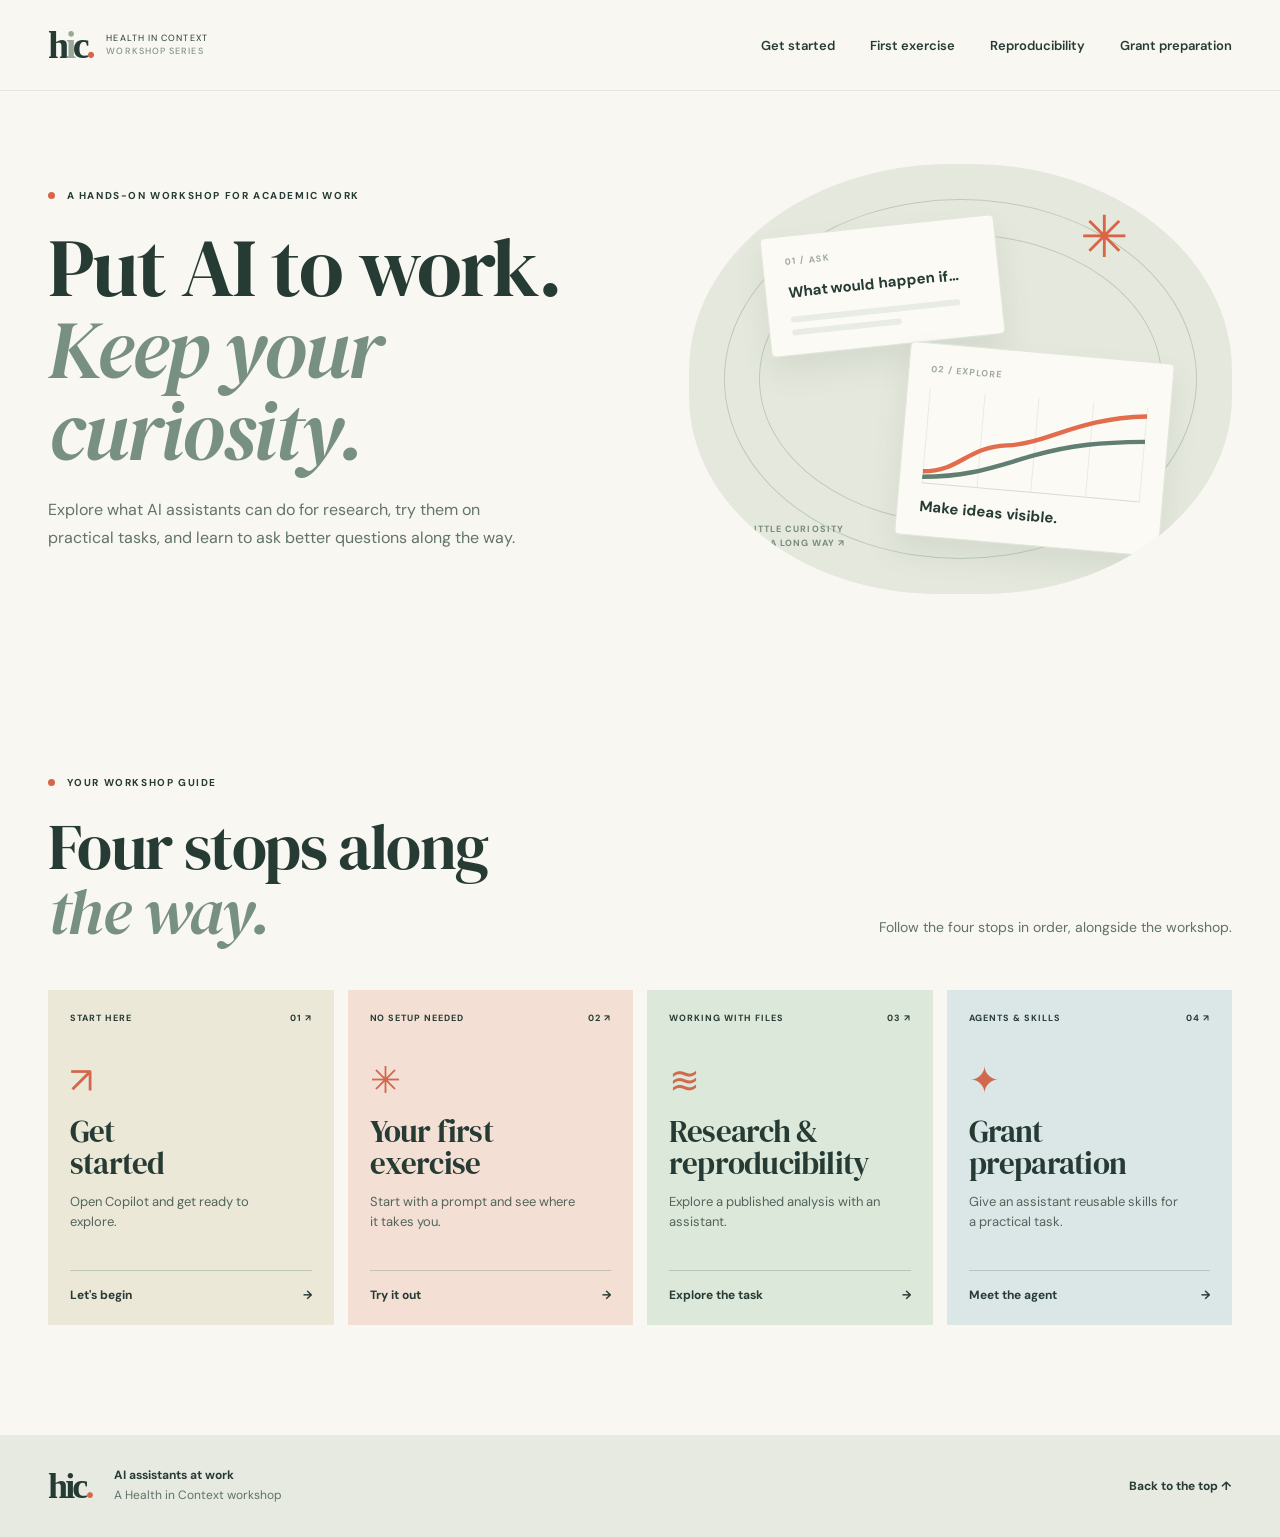
<file: docs/index.html>
<!doctype html>
<html lang="en">
<head>
  <meta charset="utf-8">
  <meta name="viewport" content="width=device-width, initial-scale=1">
  <meta name="description" content="A hands-on workshop on using AI assistants in academic work.">
  <title>AI assistants at work · Health in Context</title>
  <link rel="stylesheet" href="style.css">
  <script src="script.js" defer></script>
</head>
<body>
  <header class="topbar"><a class="brand" href="#top"><span class="brand-mark">h<span>i</span>c<span class="brand-dot">.</span></span><span>HEALTH IN CONTEXT<br><b>WORKSHOP SERIES</b></span></a><nav aria-label="Workshop navigation"><a href="start.html">Get started</a><a href="first-exercise.html">First exercise</a><a href="reproducibility.html">Reproducibility</a><a href="grant.html">Grant preparation</a></nav></header>
  <main id="top">
    <section class="hero wrap"><div class="hero-copy"><p class="eyebrow"><span class="status-dot"></span> A HANDS-ON WORKSHOP FOR ACADEMIC WORK</p><h1>Put AI to work.<br><em>Keep your curiosity.</em></h1><p class="hero-description">Explore what AI assistants can do for research, try them on practical tasks, and learn to ask better questions along the way.</p></div><div class="hero-art" aria-hidden="true"><div class="art-orbit orbit-one"></div><div class="art-orbit orbit-two"></div><div class="art-card card-top"><span>01 / ASK</span><b>What would happen if…</b><div class="art-line"></div><div class="art-line short"></div></div><div class="art-card card-bottom"><span>02 / EXPLORE</span><div class="mini-chart"><i></i><i></i><i></i><i></i><i></i><svg viewBox="0 0 200 85" preserveAspectRatio="none"><path d="M0 75 C35 72 37 50 75 45 S135 15 200 8" fill="none" stroke="#e36c4d" stroke-width="4"/><path d="M0 80 C45 76 65 65 100 52 S160 35 200 31" fill="none" stroke="#607e72" stroke-width="4"/></svg></div><b>Make ideas visible.</b></div><span class="art-spark">✳</span><span class="art-caption">A LITTLE CURIOSITY<br>GOES A LONG WAY ↗</span></div></section>
    <section id="exercises" class="wrap exercises"><div class="section-heading"><div><p class="eyebrow"><span class="status-dot"></span> YOUR WORKSHOP GUIDE</p><h2>Four stops along<br><em>the way.</em></h2></div><p>Follow the four stops in order, alongside the workshop.</p></div><div class="cards">
      <a class="topic-card card-cream" href="start.html"><div class="card-meta"><span>START HERE</span><span>01 ↗</span></div><div class="card-icon">↗</div><h3>Get<br>started</h3><p>Open Copilot and get ready to explore.</p><span class="card-link">Let's begin <span>→</span></span></a>
      <a class="topic-card card-peach" href="first-exercise.html"><div class="card-meta"><span>NO SETUP NEEDED</span><span>02 ↗</span></div><div class="card-icon">✳</div><h3>Your first<br>exercise</h3><p>Start with a prompt and see where it takes you.</p><span class="card-link">Try it out <span>→</span></span></a>
      <a class="topic-card card-green" href="reproducibility.html"><div class="card-meta"><span>WORKING WITH FILES</span><span>03 ↗</span></div><div class="card-icon">≋</div><h3>Research &<br>reproducibility</h3><p>Explore a published analysis with an assistant.</p><span class="card-link">Explore the task <span>→</span></span></a>
      <a class="topic-card card-blue" href="grant.html"><div class="card-meta"><span>AGENTS & SKILLS</span><span>04 ↗</span></div><div class="card-icon">✦</div><h3>Grant<br>preparation</h3><p>Give an assistant reusable skills for a practical task.</p><span class="card-link">Meet the agent <span>→</span></span></a>
    </div></section>
  </main><footer><div class="wrap footer-inner"><span class="footer-brand">hic<span>.</span></span><p>AI assistants at work<br><span>A Health in Context workshop</span></p><a href="#top">Back to the top ↑</a></div></footer>
</body></html>
</file>
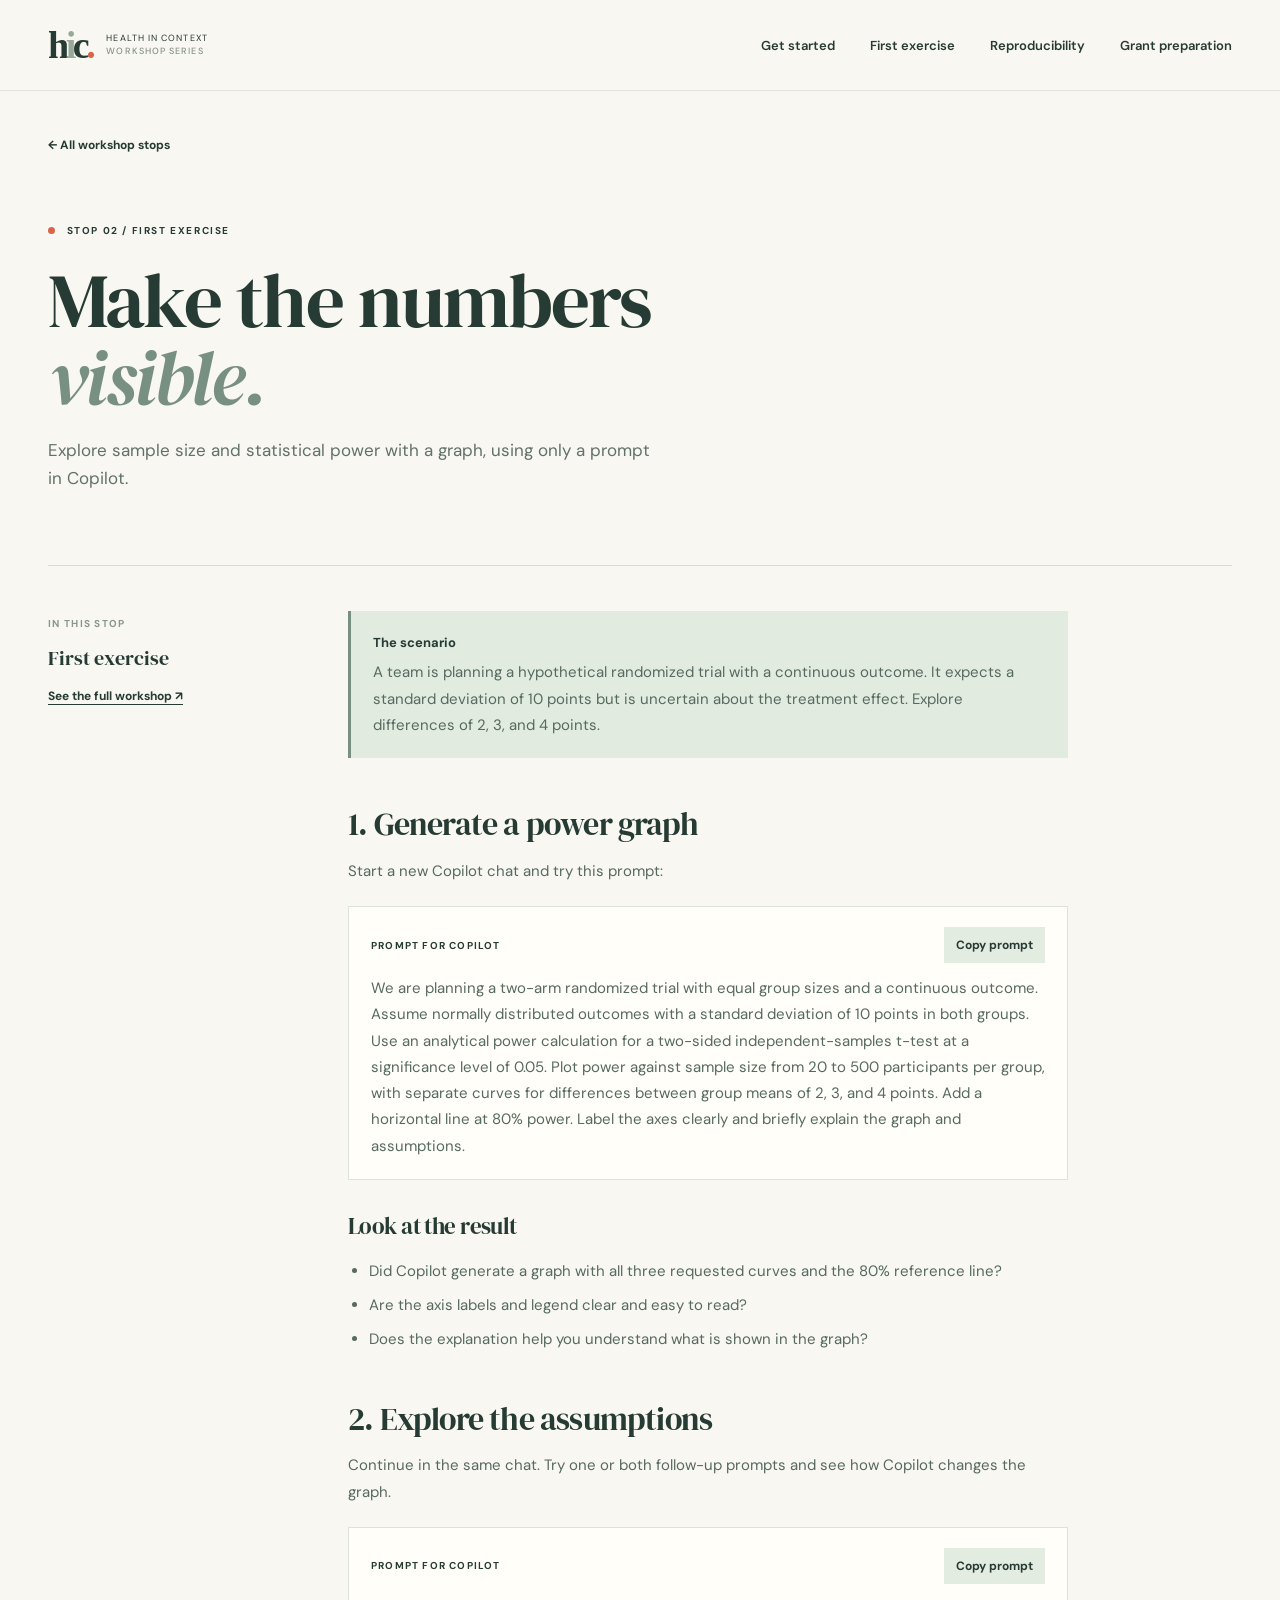
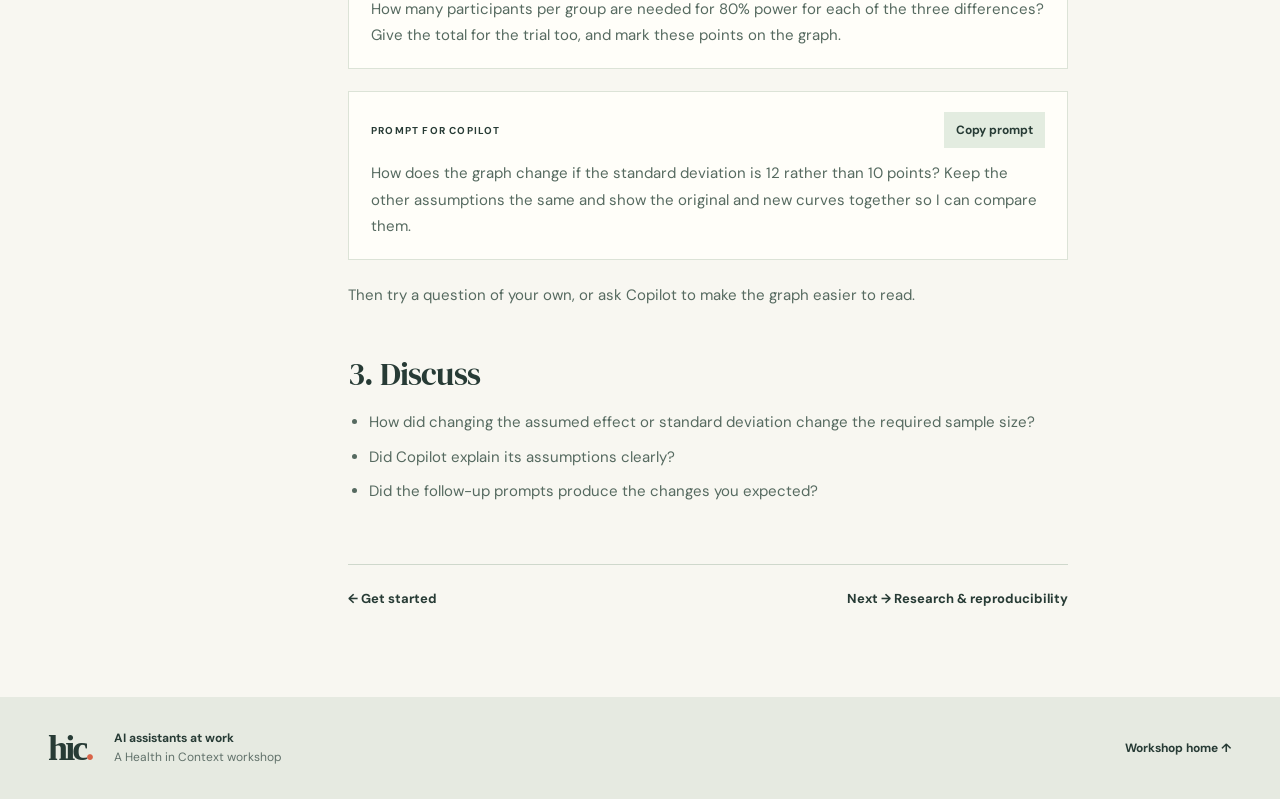
<file: docs/first-exercise.html>
<!doctype html><html lang="en"><head><meta charset="utf-8"><meta name="viewport" content="width=device-width, initial-scale=1"><title>First exercise · AI assistants at work</title><link rel="stylesheet" href="style.css"><script src="script.js" defer></script></head><body>
<header class="topbar"><a class="brand" href="index.html"><span class="brand-mark">h<span>i</span>c<span class="brand-dot">.</span></span><span>HEALTH IN CONTEXT<br><b>WORKSHOP SERIES</b></span></a><nav aria-label="Workshop navigation"><a href="start.html">Get started</a><a href="first-exercise.html">First exercise</a><a href="reproducibility.html">Reproducibility</a><a href="grant.html">Grant preparation</a></nav></header>
<main class="page-main wrap"><a class="back-link" href="index.html#exercises">← All workshop stops</a><div class="page-hero"><p class="eyebrow"><span class="status-dot"></span> STOP 02 / FIRST EXERCISE</p><h1>Make the numbers<br><em>visible.</em></h1><p>Explore sample size and statistical power with a graph, using only a prompt in Copilot.</p></div><div class="page-layout"><aside class="page-aside"><span>IN THIS STOP</span><p>First exercise</p><a href="index.html#exercises">See the full workshop ↗</a></aside><div class="page-content"><div class="tip"><strong>The scenario</strong><p>A team is planning a hypothetical randomized trial with a continuous outcome. It expects a standard deviation of 10 points but is uncertain about the treatment effect. Explore differences of 2, 3, and 4 points.</p></div><h2>1. Generate a power graph</h2><p>Start a new Copilot chat and try this prompt:</p><div class="prompt-box"><div class="prompt-head"><span>PROMPT FOR COPILOT</span><button type="button" class="copy-prompt">Copy prompt</button></div><p class="prompt-text">We are planning a two-arm randomized trial with equal group sizes and a continuous outcome. Assume normally distributed outcomes with a standard deviation of 10 points in both groups. Use an analytical power calculation for a two-sided independent-samples t-test at a significance level of 0.05. Plot power against sample size from 20 to 500 participants per group, with separate curves for differences between group means of 2, 3, and 4 points. Add a horizontal line at 80% power. Label the axes clearly and briefly explain the graph and assumptions.</p><span class="copy-status sr-only" aria-live="polite"></span></div><h3>Look at the result</h3><ul><li>Did Copilot generate a graph with all three requested curves and the 80% reference line?</li><li>Are the axis labels and legend clear and easy to read?</li><li>Does the explanation help you understand what is shown in the graph?</li></ul><h2>2. Explore the assumptions</h2><p>Continue in the same chat. Try one or both follow-up prompts and see how Copilot changes the graph.</p><div class="prompt-box"><div class="prompt-head"><span>PROMPT FOR COPILOT</span><button type="button" class="copy-prompt">Copy prompt</button></div><p class="prompt-text">How many participants per group are needed for 80% power for each of the three differences? Give the total for the trial too, and mark these points on the graph.</p><span class="copy-status sr-only" aria-live="polite"></span></div><div class="prompt-box"><div class="prompt-head"><span>PROMPT FOR COPILOT</span><button type="button" class="copy-prompt">Copy prompt</button></div><p class="prompt-text">How does the graph change if the standard deviation is 12 rather than 10 points? Keep the other assumptions the same and show the original and new curves together so I can compare them.</p><span class="copy-status sr-only" aria-live="polite"></span></div><p>Then try a question of your own, or ask Copilot to make the graph easier to read.</p><h2>3. Discuss</h2><ul><li>How did changing the assumed effect or standard deviation change the required sample size?</li><li>Did Copilot explain its assumptions clearly?</li><li>Did the follow-up prompts produce the changes you expected?</li></ul><nav class="page-navigation" aria-label="Workshop stops"><a href="start.html">← Get started</a><a href="reproducibility.html">Next → Research & reproducibility</a></nav></div></div></main><footer><div class="wrap footer-inner"><span class="footer-brand">hic<span>.</span></span><p>AI assistants at work<br><span>A Health in Context workshop</span></p><a href="index.html">Workshop home ↑</a></div></footer></body></html>
</file>
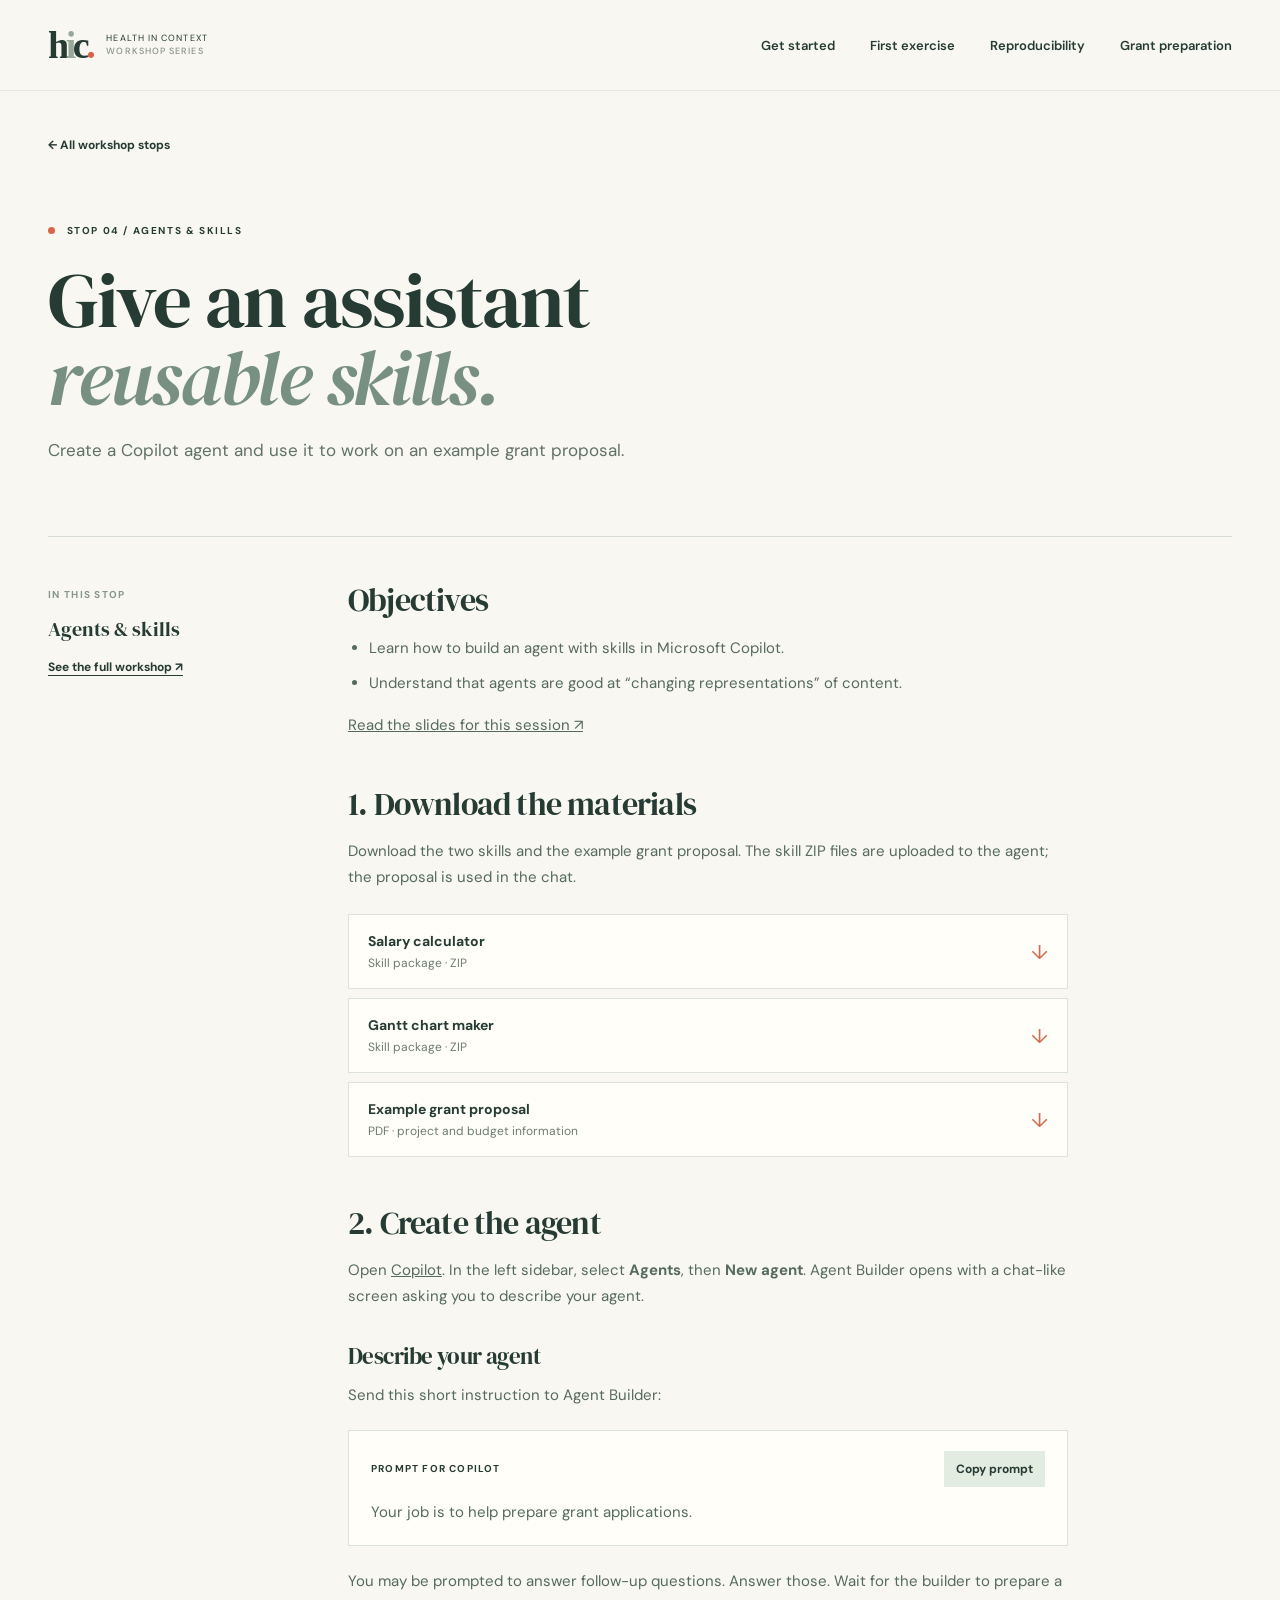
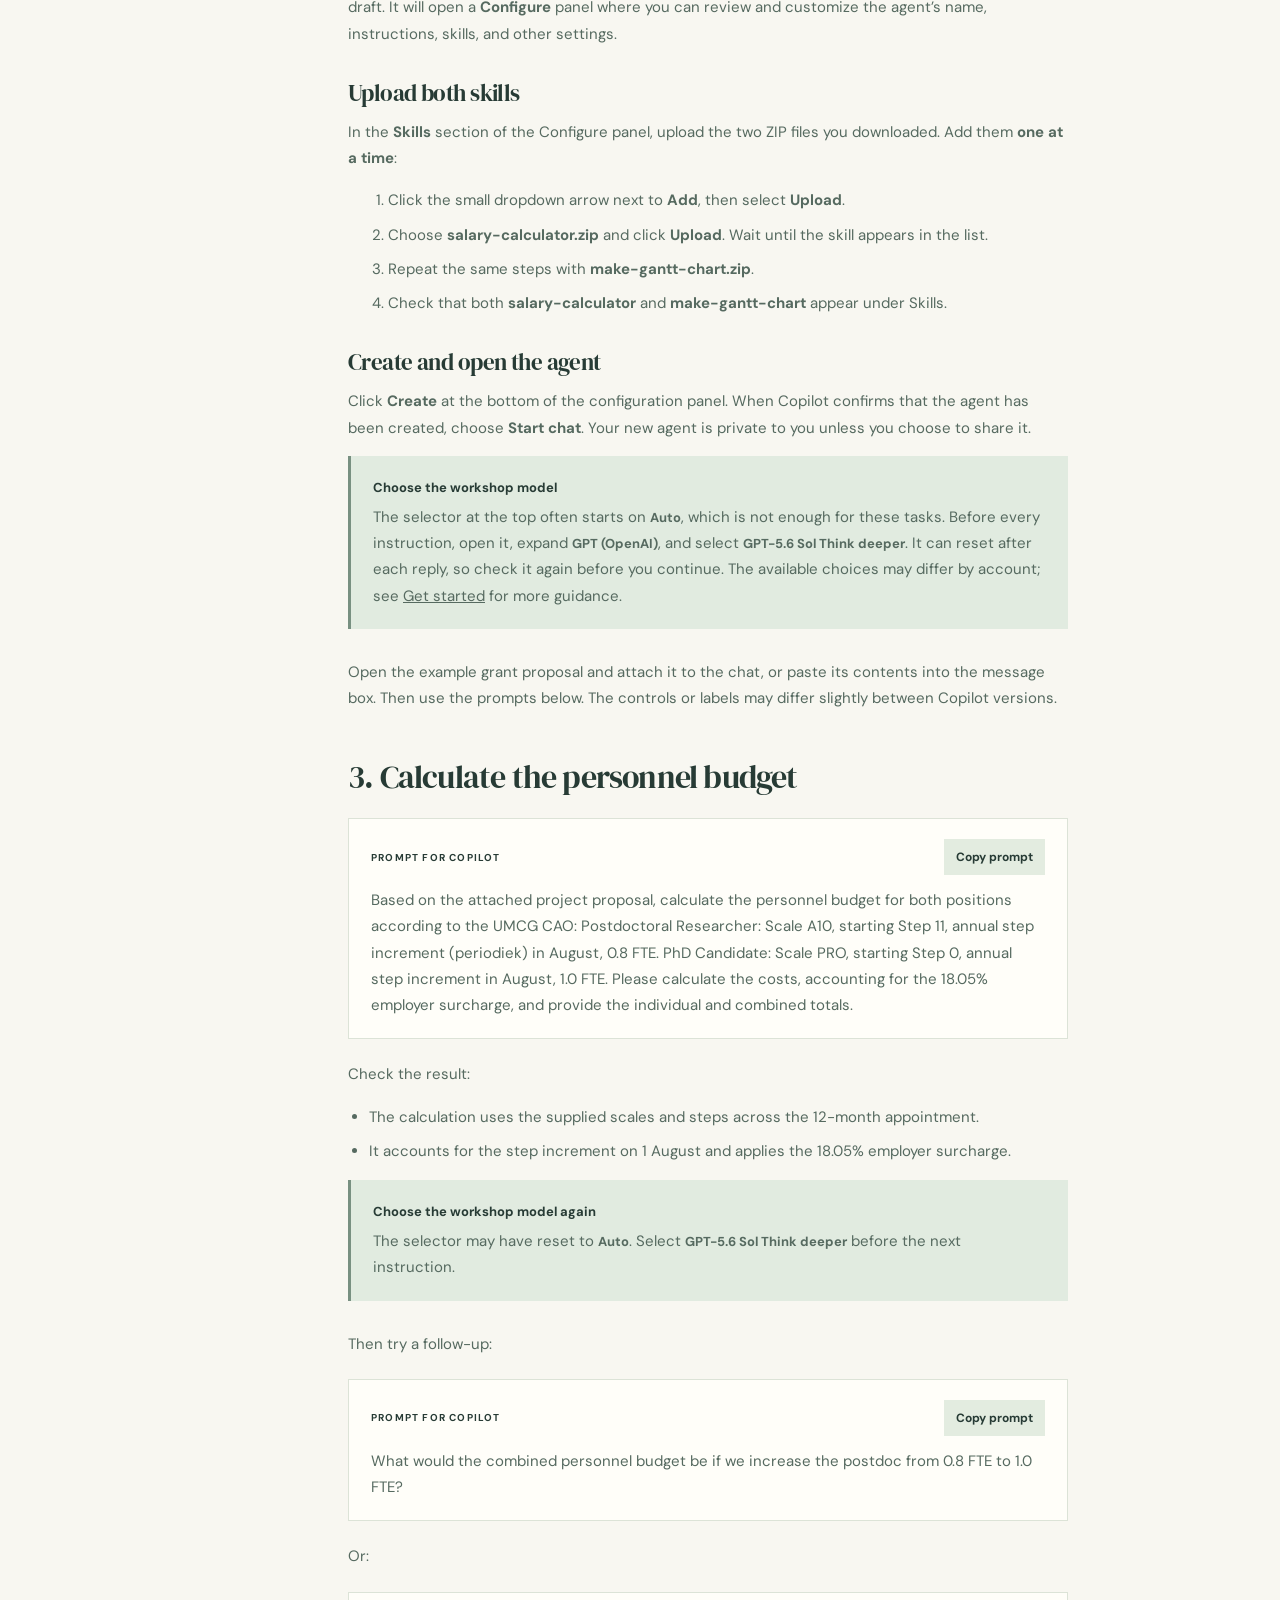
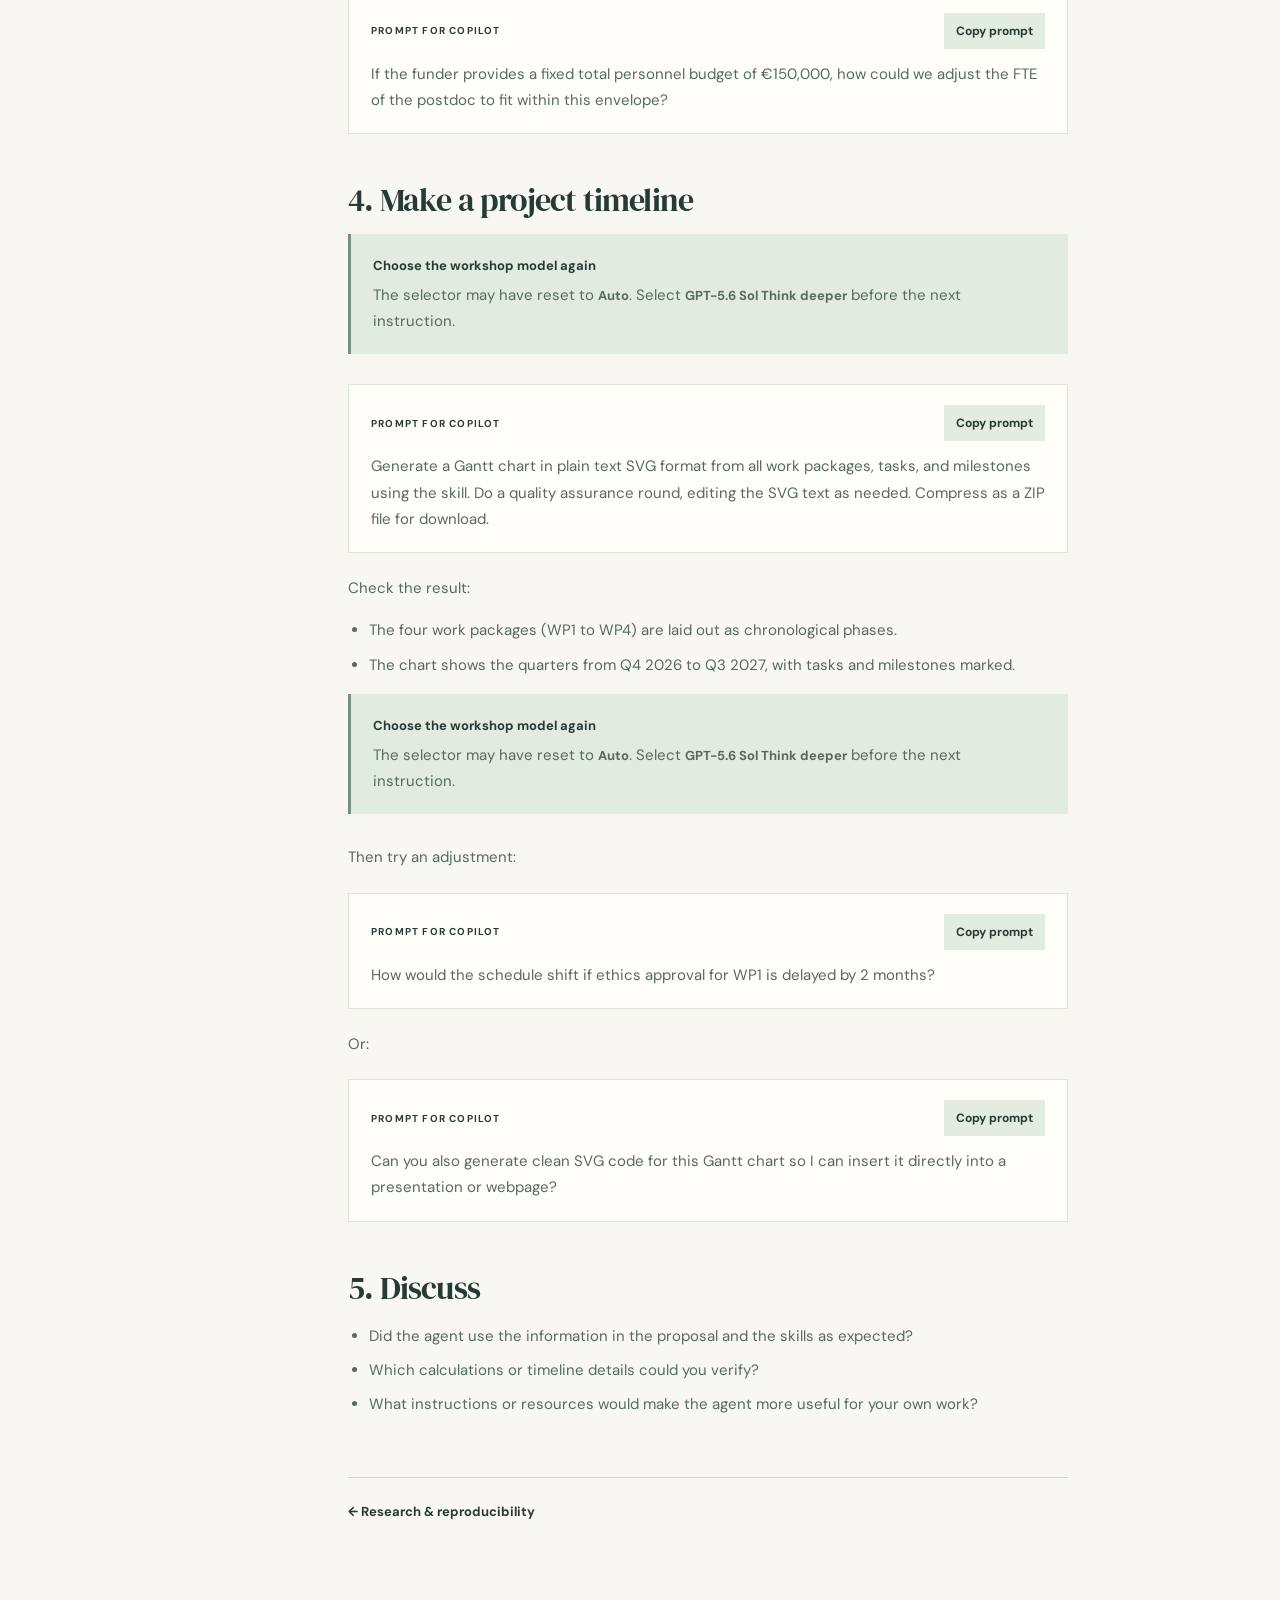
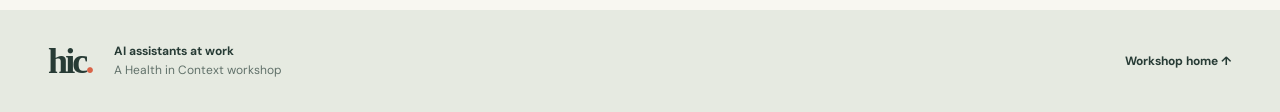
<file: docs/grant.html>
<!doctype html><html lang="en"><head><meta charset="utf-8"><meta name="viewport" content="width=device-width, initial-scale=1"><title>Agents &amp; skills · AI assistants at work</title><link rel="stylesheet" href="style.css"><script src="script.js" defer></script></head><body>
<header class="topbar"><a class="brand" href="index.html"><span class="brand-mark">h<span>i</span>c<span class="brand-dot">.</span></span><span>HEALTH IN CONTEXT<br><b>WORKSHOP SERIES</b></span></a><nav aria-label="Workshop navigation"><a href="start.html">Get started</a><a href="first-exercise.html">First exercise</a><a href="reproducibility.html">Reproducibility</a><a href="grant.html">Grant preparation</a></nav></header>
<main class="page-main wrap"><a class="back-link" href="index.html#exercises">← All workshop stops</a><div class="page-hero"><p class="eyebrow"><span class="status-dot"></span> STOP 04 / AGENTS &amp; SKILLS</p><h1>Give an assistant<br><em>reusable skills.</em></h1><p>Create a Copilot agent and use it to work on an example grant proposal.</p></div><div class="page-layout"><aside class="page-aside"><span>IN THIS STOP</span><p>Agents &amp; skills</p><a href="index.html#exercises">See the full workshop ↗</a></aside><div class="page-content"><h2>Objectives</h2><ul><li>Learn how to build an agent with skills in Microsoft Copilot.</li><li>Understand that agents are good at “changing representations” of content.</li></ul><p><a href="https://github.com/luntergroup/health-in-context-agents-workshop/blob/main/material/intro-slides/part_2_grants.pptx" target="_blank" rel="noopener noreferrer">Read the slides for this session ↗</a></p><h2>1. Download the materials</h2><p>Download the two skills and the example grant proposal. The skill ZIP files are uploaded to the agent; the proposal is used in the chat.</p><div class="downloads"><a class="download" href="downloads/salary-calculator.zip" download><span><strong>Salary calculator</strong><small>Skill package · ZIP</small></span><span aria-hidden="true">↓</span></a><a class="download" href="downloads/make-gantt-chart.zip" download><span><strong>Gantt chart maker</strong><small>Skill package · ZIP</small></span><span aria-hidden="true">↓</span></a><a class="download" href="https://github.com/luntergroup/health-in-context-agents-workshop/releases/latest/download/example_grant_proposal.pdf" target="_blank" rel="noopener noreferrer"><span><strong>Example grant proposal</strong><small>PDF · project and budget information</small></span><span aria-hidden="true">↓</span></a></div><h2>2. Create the agent</h2><p>Open <a href="https://m365.cloud.microsoft/chat" target="_blank" rel="noopener noreferrer">Copilot</a>. In the left sidebar, select <strong>Agents</strong>, then <strong>New agent</strong>. Agent Builder opens with a chat-like screen asking you to describe your agent.</p><h3>Describe your agent</h3><p>Send this short instruction to Agent Builder:</p><div class="prompt-box"><div class="prompt-head"><span>PROMPT FOR COPILOT</span><button type="button" class="copy-prompt">Copy prompt</button></div><p class="prompt-text">Your job is to help prepare grant applications.</p><span class="copy-status sr-only" aria-live="polite"></span></div><p>You may be prompted to answer follow-up questions. Answer those. Wait for the builder to prepare a draft. It will open a <strong>Configure</strong> panel where you can review and customize the agent’s name, instructions, skills, and other settings.</p><h3>Upload both skills</h3><p>In the <strong>Skills</strong> section of the Configure panel, upload the two ZIP files you downloaded. Add them <strong>one at a time</strong>:</p><ol><li>Click the small dropdown arrow next to <strong>Add</strong>, then select <strong>Upload</strong>.</li><li>Choose <strong>salary-calculator.zip</strong> and click <strong>Upload</strong>. Wait until the skill appears in the list.</li><li>Repeat the same steps with <strong>make-gantt-chart.zip</strong>.</li><li>Check that both <strong>salary-calculator</strong> and <strong>make-gantt-chart</strong> appear under Skills.</li></ol><h3>Create and open the agent</h3><p>Click <strong>Create</strong> at the bottom of the configuration panel. When Copilot confirms that the agent has been created, choose <strong>Start chat</strong>. Your new agent is private to you unless you choose to share it.</p><div class="tip"><strong>Choose the workshop model</strong><p>The selector at the top often starts on <strong>Auto</strong>, which is not enough for these tasks. Before every instruction, open it, expand <strong>GPT (OpenAI)</strong>, and select <strong>GPT-5.6 Sol Think deeper</strong>. It can reset after each reply, so check it again before you continue. The available choices may differ by account; see <a href="start.html">Get started</a> for more guidance.</p></div><p>Open the example grant proposal and attach it to the chat, or paste its contents into the message box. Then use the prompts below. The controls or labels may differ slightly between Copilot versions.</p><h2>3. Calculate the personnel budget</h2><div class="prompt-box"><div class="prompt-head"><span>PROMPT FOR COPILOT</span><button type="button" class="copy-prompt">Copy prompt</button></div><p class="prompt-text">Based on the attached project proposal, calculate the personnel budget for both positions according to the UMCG CAO: Postdoctoral Researcher: Scale A10, starting Step 11, annual step increment (periodiek) in August, 0.8 FTE. PhD Candidate: Scale PRO, starting Step 0, annual step increment in August, 1.0 FTE. Please calculate the costs, accounting for the 18.05% employer surcharge, and provide the individual and combined totals.</p><span class="copy-status sr-only" aria-live="polite"></span></div>
<p>Check the result:</p><ul><li>The calculation uses the supplied scales and steps across the 12-month appointment.</li><li>It accounts for the step increment on 1 August and applies the 18.05% employer surcharge.</li></ul><div class="tip"><strong>Choose the workshop model again</strong><p>The selector may have reset to <strong>Auto</strong>. Select <strong>GPT-5.6 Sol Think deeper</strong> before the next instruction.</p></div><p>Then try a follow-up:</p><div class="prompt-box"><div class="prompt-head"><span>PROMPT FOR COPILOT</span><button type="button" class="copy-prompt">Copy prompt</button></div><p class="prompt-text">What would the combined personnel budget be if we increase the postdoc from 0.8 FTE to 1.0 FTE?</p><span class="copy-status sr-only" aria-live="polite"></span></div><p>Or:</p><div class="prompt-box"><div class="prompt-head"><span>PROMPT FOR COPILOT</span><button type="button" class="copy-prompt">Copy prompt</button></div><p class="prompt-text">If the funder provides a fixed total personnel budget of €150,000, how could we adjust the FTE of the postdoc to fit within this envelope?</p><span class="copy-status sr-only" aria-live="polite"></span></div><h2>4. Make a project timeline</h2><div class="tip"><strong>Choose the workshop model again</strong><p>The selector may have reset to <strong>Auto</strong>. Select <strong>GPT-5.6 Sol Think deeper</strong> before the next instruction.</p></div><div class="prompt-box"><div class="prompt-head"><span>PROMPT FOR COPILOT</span><button type="button" class="copy-prompt">Copy prompt</button></div><p class="prompt-text">Generate a Gantt chart in plain text SVG format from all work packages, tasks, and milestones using the skill. Do a quality assurance round, editing the SVG text as needed. Compress as a ZIP file for download.</p><span class="copy-status sr-only" aria-live="polite"></span></div>
<p>Check the result:</p><ul><li>The four work packages (WP1 to WP4) are laid out as chronological phases.</li><li>The chart shows the quarters from Q4 2026 to Q3 2027, with tasks and milestones marked.</li></ul><div class="tip"><strong>Choose the workshop model again</strong><p>The selector may have reset to <strong>Auto</strong>. Select <strong>GPT-5.6 Sol Think deeper</strong> before the next instruction.</p></div><p>Then try an adjustment:</p><div class="prompt-box"><div class="prompt-head"><span>PROMPT FOR COPILOT</span><button type="button" class="copy-prompt">Copy prompt</button></div><p class="prompt-text">How would the schedule shift if ethics approval for WP1 is delayed by 2 months?</p><span class="copy-status sr-only" aria-live="polite"></span></div><p>Or:</p><div class="prompt-box"><div class="prompt-head"><span>PROMPT FOR COPILOT</span><button type="button" class="copy-prompt">Copy prompt</button></div><p class="prompt-text">Can you also generate clean SVG code for this Gantt chart so I can insert it directly into a presentation or webpage?</p><span class="copy-status sr-only" aria-live="polite"></span></div><h2>5. Discuss</h2><ul><li>Did the agent use the information in the proposal and the skills as expected?</li><li>Which calculations or timeline details could you verify?</li><li>What instructions or resources would make the agent more useful for your own work?</li></ul><nav class="page-navigation" aria-label="Workshop stops"><a href="reproducibility.html">← Research & reproducibility</a><span></span></nav></div></div></main><footer><div class="wrap footer-inner"><span class="footer-brand">hic<span>.</span></span><p>AI assistants at work<br><span>A Health in Context workshop</span></p><a href="index.html">Workshop home ↑</a></div></footer></body></html>
</file>
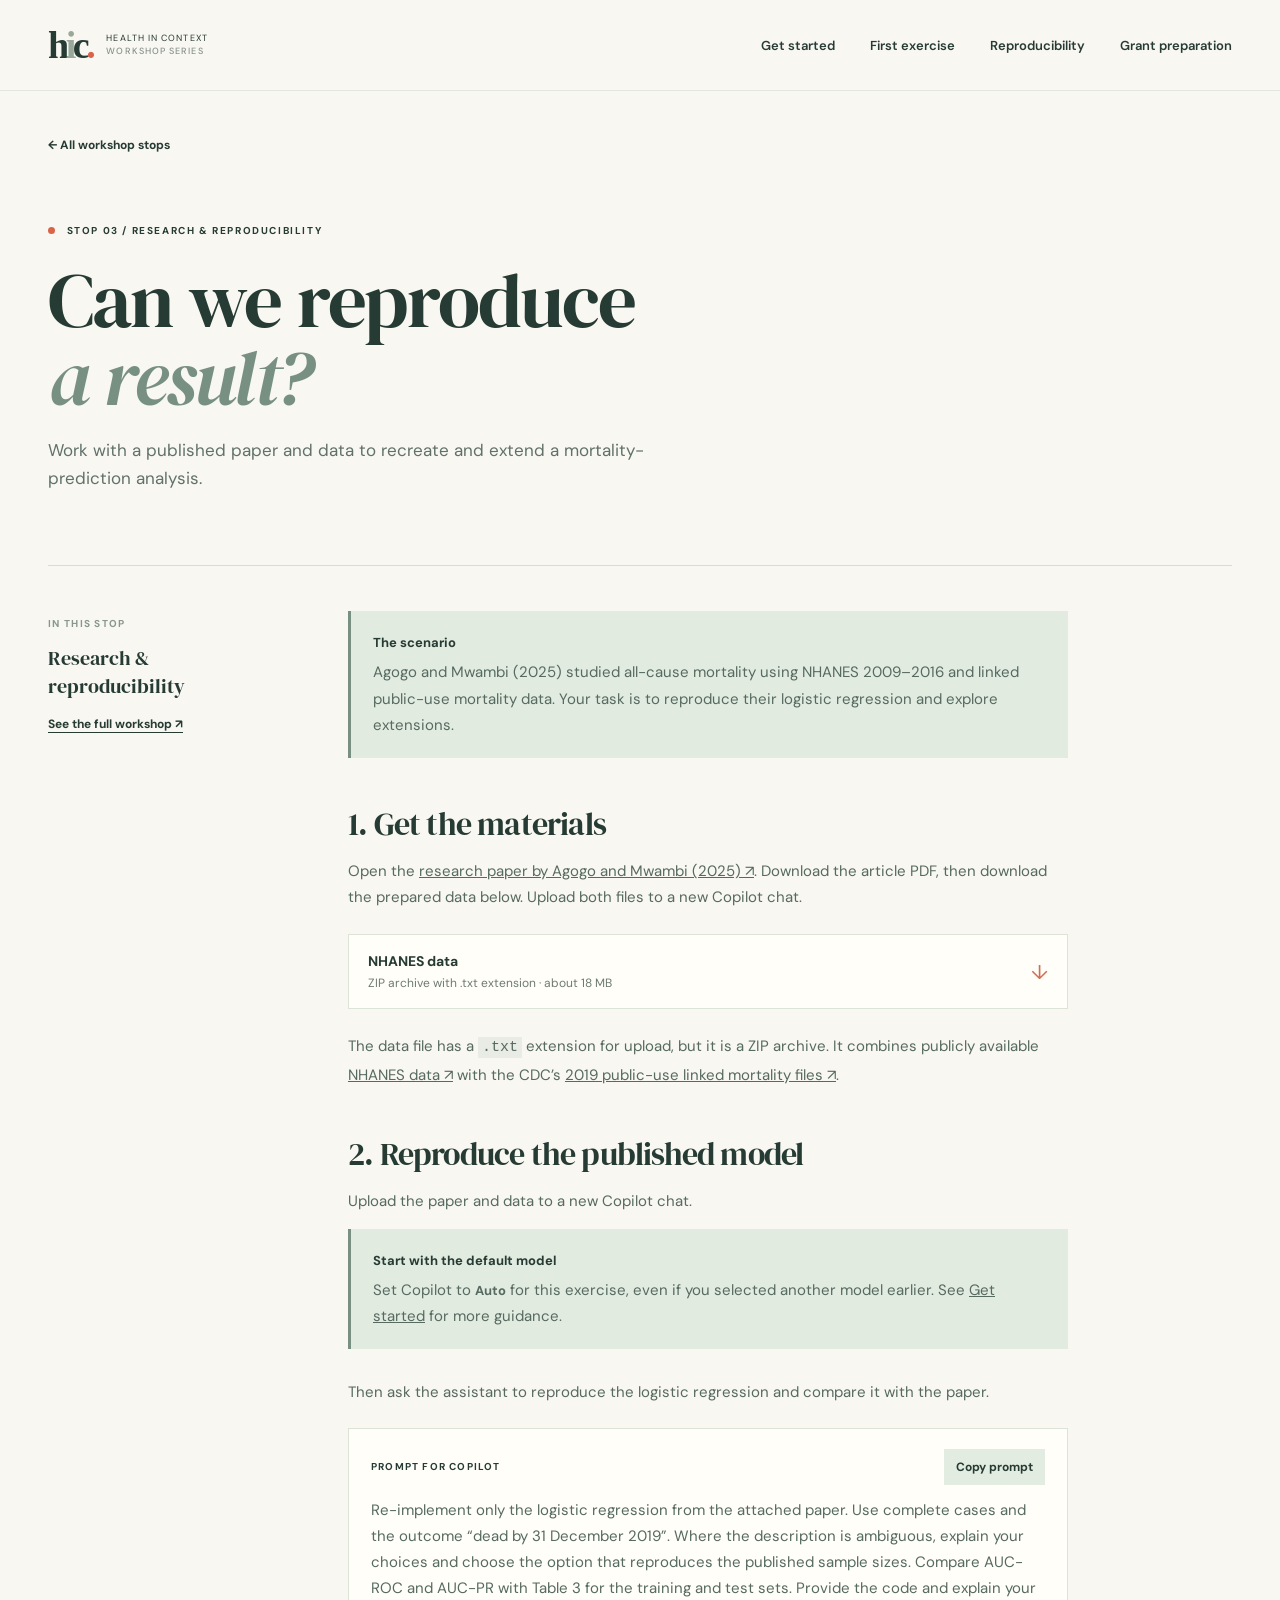
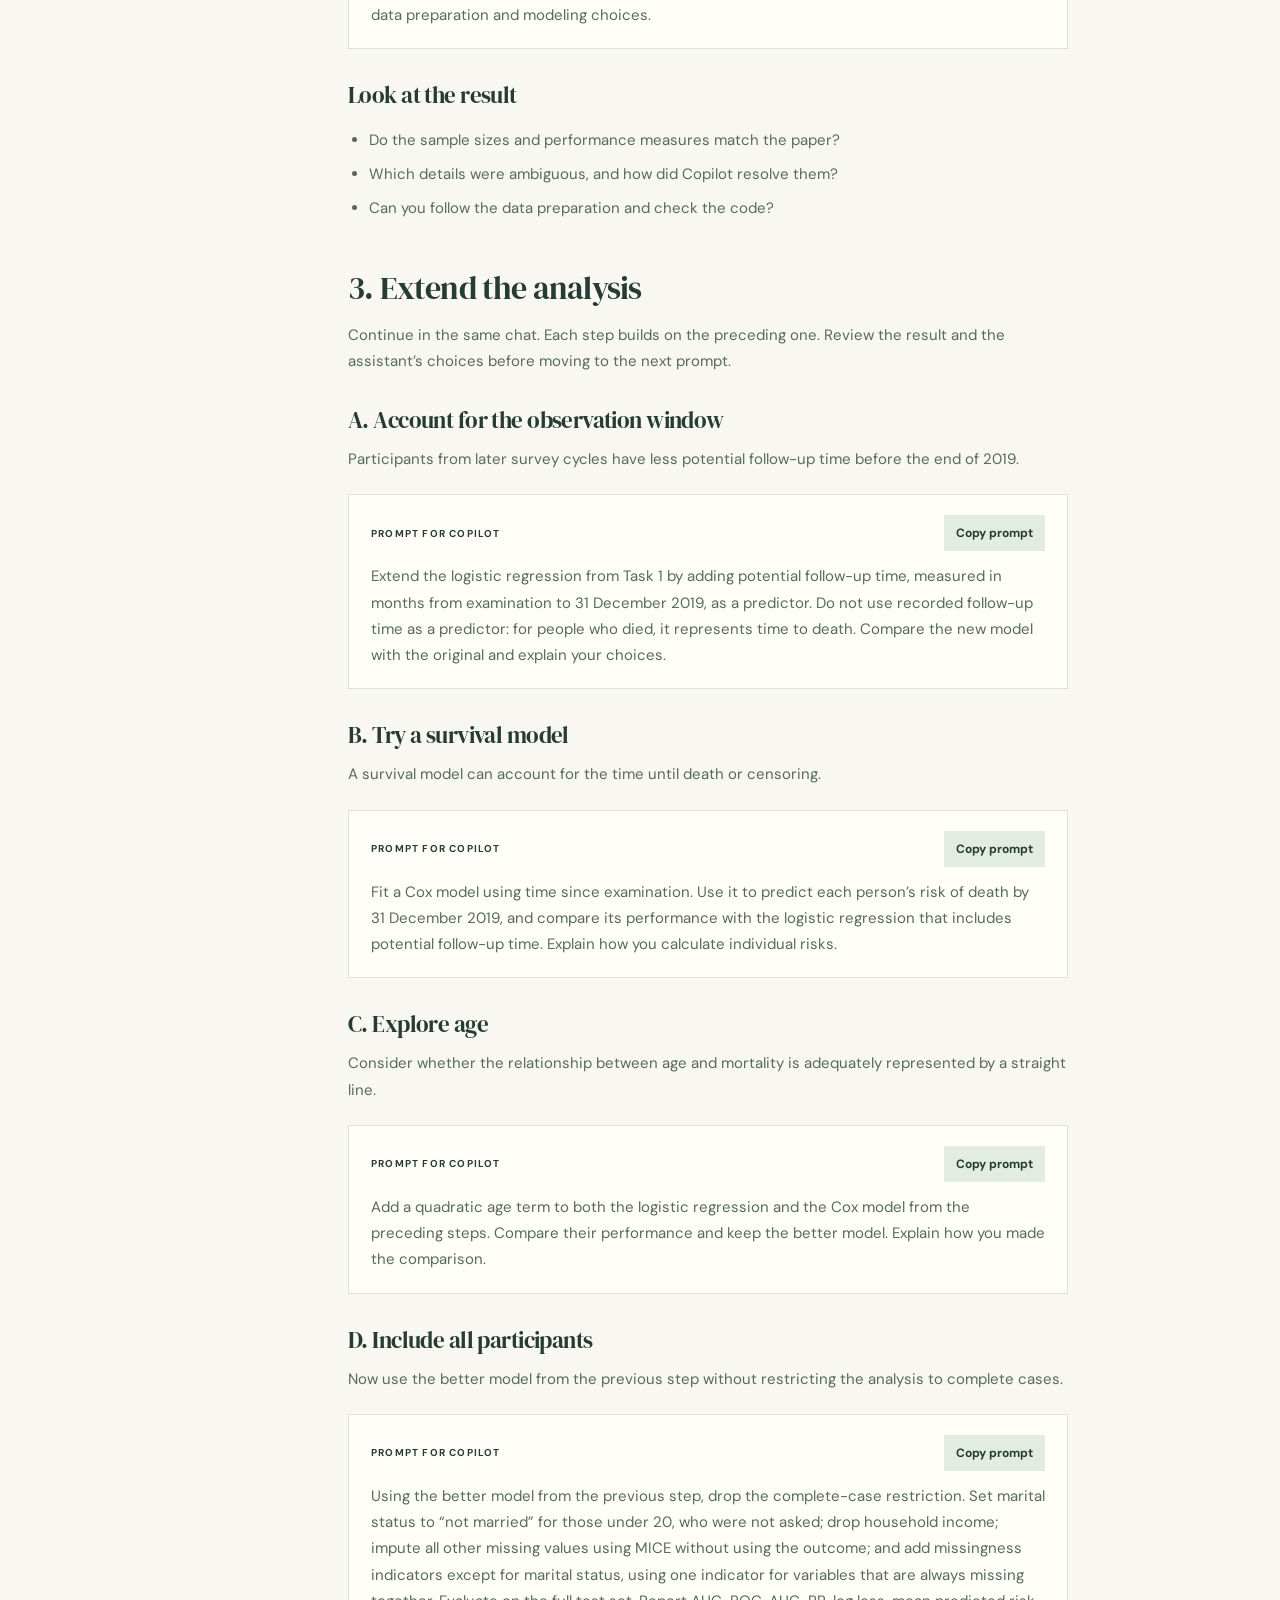
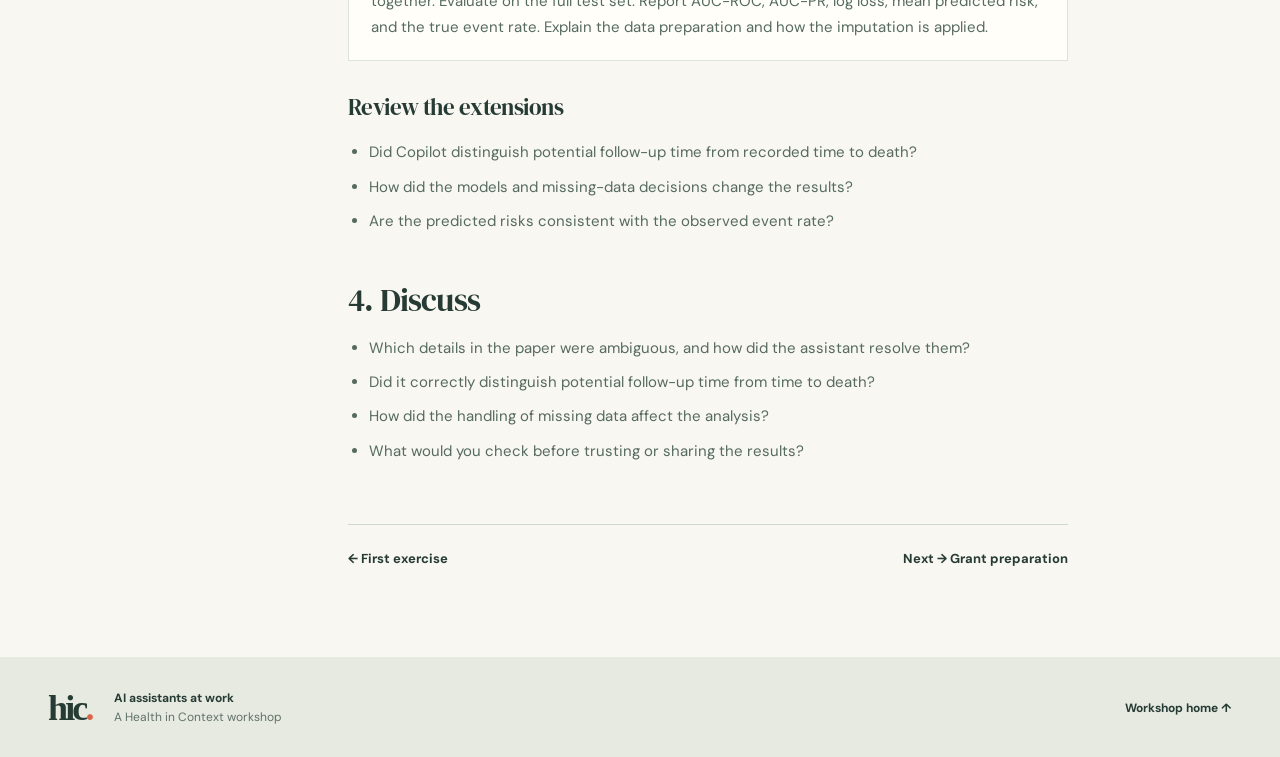
<file: docs/reproducibility.html>
<!doctype html><html lang="en"><head><meta charset="utf-8"><meta name="viewport" content="width=device-width, initial-scale=1"><title>Research &amp; reproducibility · AI assistants at work</title><link rel="stylesheet" href="style.css"><script src="script.js" defer></script></head><body>
<header class="topbar"><a class="brand" href="index.html"><span class="brand-mark">h<span>i</span>c<span class="brand-dot">.</span></span><span>HEALTH IN CONTEXT<br><b>WORKSHOP SERIES</b></span></a><nav aria-label="Workshop navigation"><a href="start.html">Get started</a><a href="first-exercise.html">First exercise</a><a href="reproducibility.html">Reproducibility</a><a href="grant.html">Grant preparation</a></nav></header>
<main class="page-main wrap"><a class="back-link" href="index.html#exercises">← All workshop stops</a><div class="page-hero"><p class="eyebrow"><span class="status-dot"></span> STOP 03 / RESEARCH &amp; REPRODUCIBILITY</p><h1>Can we reproduce<br><em>a result?</em></h1><p>Work with a published paper and data to recreate and extend a mortality-prediction analysis.</p></div><div class="page-layout"><aside class="page-aside"><span>IN THIS STOP</span><p>Research &amp; reproducibility</p><a href="index.html#exercises">See the full workshop ↗</a></aside><div class="page-content"><div class="tip"><strong>The scenario</strong><p>Agogo and Mwambi (2025) studied all-cause mortality using NHANES 2009–2016 and linked public-use mortality data. Your task is to reproduce their logistic regression and explore extensions.</p></div><h2>1. Get the materials</h2><p>Open the <a href="https://doi.org/10.1016/j.annepidem.2024.12.015" target="_blank" rel="noopener noreferrer">research paper by Agogo and Mwambi (2025) ↗</a>. Download the article PDF, then download the prepared data below. Upload both files to a new Copilot chat.</p><div class="downloads"><a class="download" href="downloads/data.zip.txt" download><span><strong>NHANES data</strong><small>ZIP archive with .txt extension · about 18 MB</small></span><span aria-hidden="true">↓</span></a></div><p>The data file has a <code>.txt</code> extension for upload, but it is a ZIP archive. It combines publicly available <a href="https://wwwn.cdc.gov/nchs/nhanes/search/datapage.aspx" target="_blank" rel="noopener noreferrer">NHANES data ↗</a> with the CDC’s <a href="https://www.cdc.gov/nchs/linked-data/mortality-files/index.html" target="_blank" rel="noopener noreferrer">2019 public-use linked mortality files ↗</a>.</p><h2>2. Reproduce the published model</h2><p>Upload the paper and data to a new Copilot chat.</p><div class="tip"><strong>Start with the default model</strong><p>Set Copilot to <strong>Auto</strong> for this exercise, even if you selected another model earlier. See <a href="start.html">Get started</a> for more guidance.</p></div><p>Then ask the assistant to reproduce the logistic regression and compare it with the paper.</p><div class="prompt-box"><div class="prompt-head"><span>PROMPT FOR COPILOT</span><button type="button" class="copy-prompt">Copy prompt</button></div><p class="prompt-text">Re-implement only the logistic regression from the attached paper. Use complete cases and the outcome “dead by 31 December 2019”. Where the description is ambiguous, explain your choices and choose the option that reproduces the published sample sizes. Compare AUC-ROC and AUC-PR with Table 3 for the training and test sets. Provide the code and explain your data preparation and modeling choices.</p><span class="copy-status sr-only" aria-live="polite"></span></div><h3>Look at the result</h3><ul><li>Do the sample sizes and performance measures match the paper?</li><li>Which details were ambiguous, and how did Copilot resolve them?</li><li>Can you follow the data preparation and check the code?</li></ul><h2>3. Extend the analysis</h2><p>Continue in the same chat. Each step builds on the preceding one. Review the result and the assistant’s choices before moving to the next prompt.</p><h3>A. Account for the observation window</h3><p>Participants from later survey cycles have less potential follow-up time before the end of 2019.</p><div class="prompt-box"><div class="prompt-head"><span>PROMPT FOR COPILOT</span><button type="button" class="copy-prompt">Copy prompt</button></div><p class="prompt-text">Extend the logistic regression from Task 1 by adding potential follow-up time, measured in months from examination to 31 December 2019, as a predictor. Do not use recorded follow-up time as a predictor: for people who died, it represents time to death. Compare the new model with the original and explain your choices.</p><span class="copy-status sr-only" aria-live="polite"></span></div><h3>B. Try a survival model</h3><p>A survival model can account for the time until death or censoring.</p><div class="prompt-box"><div class="prompt-head"><span>PROMPT FOR COPILOT</span><button type="button" class="copy-prompt">Copy prompt</button></div><p class="prompt-text">Fit a Cox model using time since examination. Use it to predict each person’s risk of death by 31 December 2019, and compare its performance with the logistic regression that includes potential follow-up time. Explain how you calculate individual risks.</p><span class="copy-status sr-only" aria-live="polite"></span></div><h3>C. Explore age</h3><p>Consider whether the relationship between age and mortality is adequately represented by a straight line.</p><div class="prompt-box"><div class="prompt-head"><span>PROMPT FOR COPILOT</span><button type="button" class="copy-prompt">Copy prompt</button></div><p class="prompt-text">Add a quadratic age term to both the logistic regression and the Cox model from the preceding steps. Compare their performance and keep the better model. Explain how you made the comparison.</p><span class="copy-status sr-only" aria-live="polite"></span></div><h3>D. Include all participants</h3><p>Now use the better model from the previous step without restricting the analysis to complete cases.</p><div class="prompt-box"><div class="prompt-head"><span>PROMPT FOR COPILOT</span><button type="button" class="copy-prompt">Copy prompt</button></div><p class="prompt-text">Using the better model from the previous step, drop the complete-case restriction. Set marital status to “not married” for those under 20, who were not asked; drop household income; impute all other missing values using MICE without using the outcome; and add missingness indicators except for marital status, using one indicator for variables that are always missing together. Evaluate on the full test set. Report AUC-ROC, AUC-PR, log loss, mean predicted risk, and the true event rate. Explain the data preparation and how the imputation is applied.</p><span class="copy-status sr-only" aria-live="polite"></span></div><h3>Review the extensions</h3><ul><li>Did Copilot distinguish potential follow-up time from recorded time to death?</li><li>How did the models and missing-data decisions change the results?</li><li>Are the predicted risks consistent with the observed event rate?</li></ul><h2>4. Discuss</h2><ul><li>Which details in the paper were ambiguous, and how did the assistant resolve them?</li><li>Did it correctly distinguish potential follow-up time from time to death?</li><li>How did the handling of missing data affect the analysis?</li><li>What would you check before trusting or sharing the results?</li></ul><nav class="page-navigation" aria-label="Workshop stops"><a href="first-exercise.html">← First exercise</a><a href="grant.html">Next → Grant preparation</a></nav></div></div></main><footer><div class="wrap footer-inner"><span class="footer-brand">hic<span>.</span></span><p>AI assistants at work<br><span>A Health in Context workshop</span></p><a href="index.html">Workshop home ↑</a></div></footer></body></html>
</file>
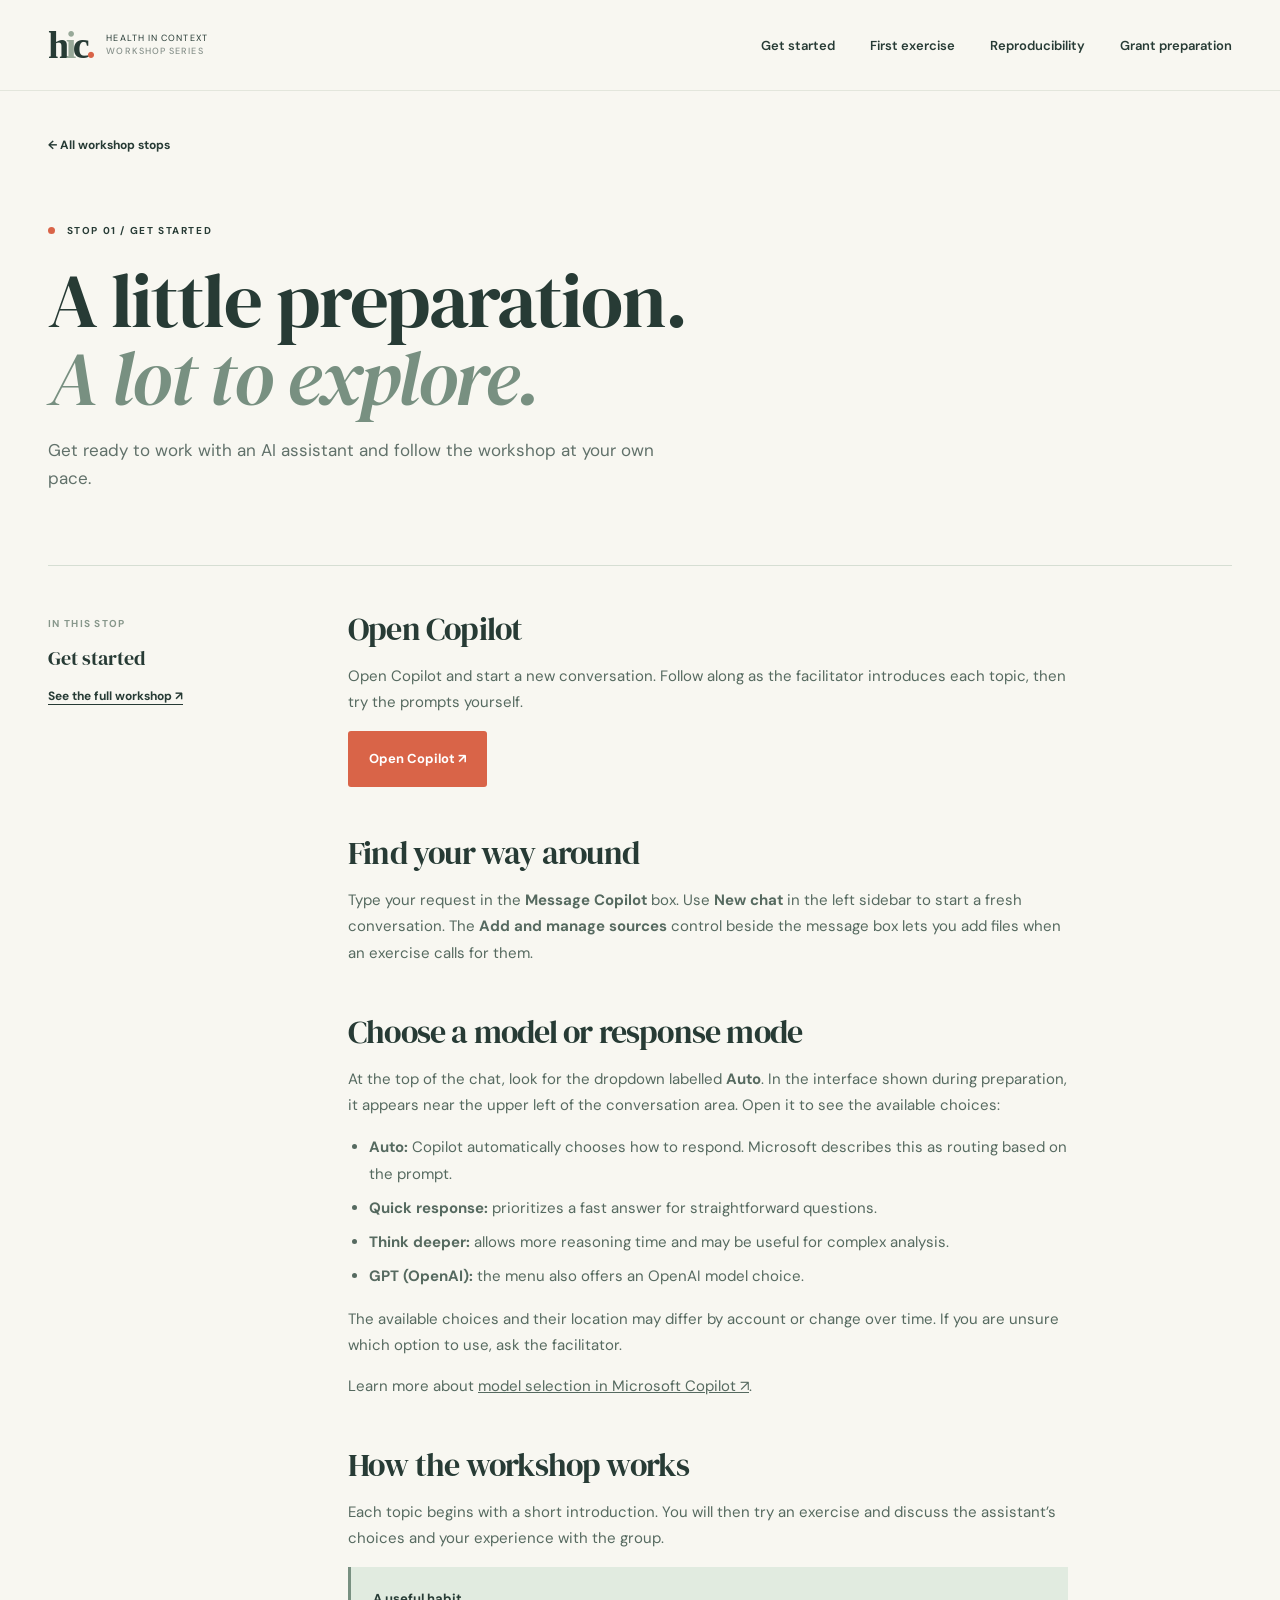
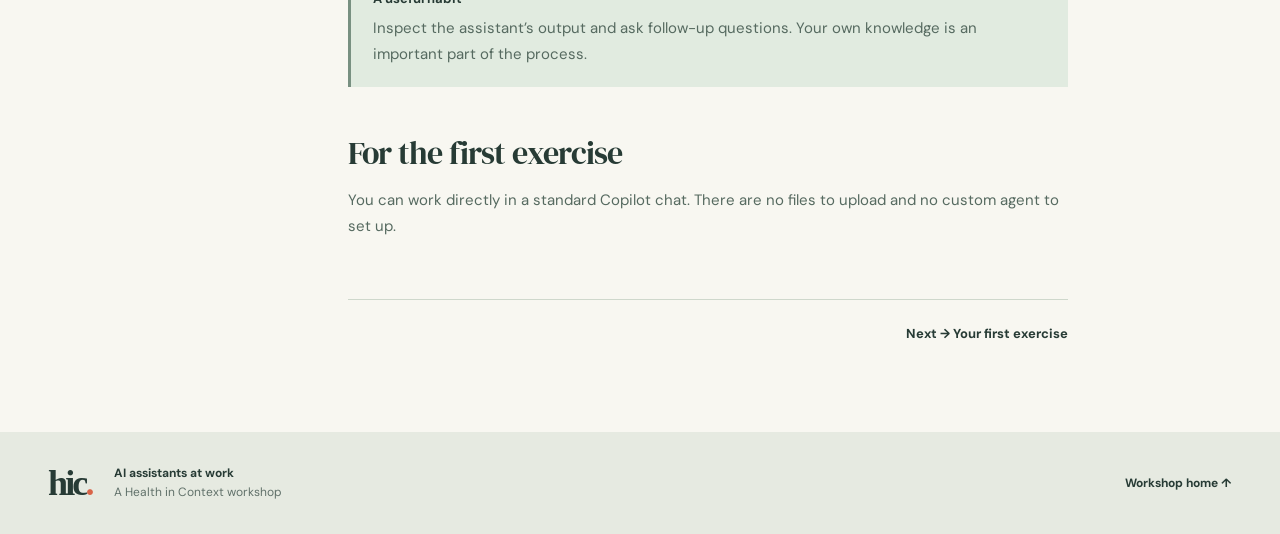
<file: docs/start.html>
<!doctype html><html lang="en"><head><meta charset="utf-8"><meta name="viewport" content="width=device-width, initial-scale=1"><title>Get started · AI assistants at work</title><link rel="stylesheet" href="style.css"><script src="script.js" defer></script></head><body>
<header class="topbar"><a class="brand" href="index.html"><span class="brand-mark">h<span>i</span>c<span class="brand-dot">.</span></span><span>HEALTH IN CONTEXT<br><b>WORKSHOP SERIES</b></span></a><nav aria-label="Workshop navigation"><a href="start.html">Get started</a><a href="first-exercise.html">First exercise</a><a href="reproducibility.html">Reproducibility</a><a href="grant.html">Grant preparation</a></nav></header>
<main class="page-main wrap"><a class="back-link" href="index.html#exercises">← All workshop stops</a><div class="page-hero"><p class="eyebrow"><span class="status-dot"></span> STOP 01 / GET STARTED</p><h1>A little preparation.<br><em>A lot to explore.</em></h1><p>Get ready to work with an AI assistant and follow the workshop at your own pace.</p></div><div class="page-layout"><aside class="page-aside"><span>IN THIS STOP</span><p>Get started</p><a href="index.html#exercises">See the full workshop ↗</a></aside><div class="page-content"><h2>Open Copilot</h2><p>Open Copilot and start a new conversation. Follow along as the facilitator introduces each topic, then try the prompts yourself.</p><p><a class="button primary" href="https://m365.cloud.microsoft/chat" target="_blank" rel="noopener noreferrer">Open Copilot ↗</a></p><h2>Find your way around</h2><p>Type your request in the <strong>Message Copilot</strong> box. Use <strong>New chat</strong> in the left sidebar to start a fresh conversation. The <strong>Add and manage sources</strong> control beside the message box lets you add files when an exercise calls for them.</p><h2>Choose a model or response mode</h2><p>At the top of the chat, look for the dropdown labelled <strong>Auto</strong>. In the interface shown during preparation, it appears near the upper left of the conversation area. Open it to see the available choices:</p><ul><li><strong>Auto:</strong> Copilot automatically chooses how to respond. Microsoft describes this as routing based on the prompt.</li><li><strong>Quick response:</strong> prioritizes a fast answer for straightforward questions.</li><li><strong>Think deeper:</strong> allows more reasoning time and may be useful for complex analysis.</li><li><strong>GPT (OpenAI):</strong> the menu also offers an OpenAI model choice.</li></ul><p>The available choices and their location may differ by account or change over time. If you are unsure which option to use, ask the facilitator.</p><p>Learn more about <a href="https://learn.microsoft.com/en-us/microsoft-365-copilot/microsoft-365-copilot-overview#model-selection" target="_blank" rel="noopener noreferrer">model selection in Microsoft Copilot ↗</a>.</p><h2>How the workshop works</h2><p>Each topic begins with a short introduction. You will then try an exercise and discuss the assistant’s choices and your experience with the group.</p><div class="tip"><strong>A useful habit</strong><p>Inspect the assistant’s output and ask follow-up questions. Your own knowledge is an important part of the process.</p></div><h2>For the first exercise</h2><p>You can work directly in a standard Copilot chat. There are no files to upload and no custom agent to set up.</p><nav class="page-navigation" aria-label="Workshop stops"><span></span><a href="first-exercise.html">Next → Your first exercise</a></nav></div></div></main><footer><div class="wrap footer-inner"><span class="footer-brand">hic<span>.</span></span><p>AI assistants at work<br><span>A Health in Context workshop</span></p><a href="index.html">Workshop home ↑</a></div></footer></body></html>
</file>
<file: docs/style.css>
@import url('https://fonts.googleapis.com/css2?family=DM+Sans:wght@400;500;600;700&family=DM+Serif+Display:ital@0;1&display=swap');
:root{--ink:#273b35;--paper:#f8f7f1;--accent:#d96448;--muted:#61716a}*{box-sizing:border-box}html{scroll-behavior:smooth}body{margin:0;background:var(--paper);color:var(--ink);font-family:'DM Sans',sans-serif;font-size:16px}a{color:inherit}h1,h2,h3,p{margin-top:0}h1,h2,h3{font-family:'DM Serif Display',Georgia,serif;font-weight:400;letter-spacing:-.025em}em{font-weight:400}h2{font-size:clamp(2.7rem,5vw,4.7rem);line-height:1.02;margin-bottom:0}.wrap{max-width:1280px;padding-left:48px;padding-right:48px;margin:auto}.topbar{height:91px;display:flex;align-items:center;justify-content:space-between;padding:0 48px;border-bottom:1px solid #e3e6dc;max-width:1440px;margin:auto}.brand{text-decoration:none;display:flex;align-items:center;gap:14px;font-size:9px;line-height:1.5;letter-spacing:.12em}.brand b{font-weight:500;color:#87918b}.brand-mark{font:bold 38px Georgia,serif;letter-spacing:-.09em}.brand-mark span:first-child{color:#98a999}.brand-dot,.footer-brand span{color:var(--accent)}nav{display:flex;align-items:center;gap:35px}nav a{text-decoration:none;font-size:13px;font-weight:600}nav .nav-action{background:var(--ink);color:white;padding:14px 18px;border-radius:3px}.nav-action span{margin-left:12px}.hero{min-height:585px;display:grid;grid-template-columns:1.05fr .95fr;align-items:center;gap:40px;padding-top:55px;padding-bottom:65px}.eyebrow{font-size:10px;font-weight:700;letter-spacing:.16em;margin-bottom:25px}.status-dot{display:inline-block;width:7px;height:7px;border-radius:50%;background:var(--accent);margin-right:8px}.hero h1{font-size:clamp(4rem,6.4vw,6.4rem);line-height:.99;margin-bottom:25px}.hero h1 em,.section-heading h2 em,.guide-title h2 em,.closing h2 em{color:#789081}.hero-description{max-width:470px;color:#62736b;line-height:1.75;font-size:16px}.hero-actions{display:flex;align-items:center;gap:27px;margin-top:32px}.button{text-decoration:none;display:inline-flex;gap:35px;align-items:center;padding:17px 21px;font-size:13px;font-weight:700;border-radius:3px}.primary{background:var(--accent);color:white}.text-link{font-size:13px;font-weight:700;text-decoration:none}.hero-art{height:430px;position:relative;background:#e5e9dd;border-radius:48% 48% 46% 46%;overflow:hidden}.art-orbit{position:absolute;border:1px solid #bdcabc;border-radius:50%;inset:35px}.orbit-two{inset:70px}.art-card{position:absolute;background:#fbfaf4;box-shadow:0 16px 30px #5167591c;border:1px solid #e2e7dc;border-radius:5px;padding:19px 22px}.art-card span{display:block;color:#a0a9a0;font-size:9px;font-weight:700;letter-spacing:.12em;margin-bottom:14px}.art-card b{font-size:15px}.card-top{width:235px;top:62px;left:14%;transform:rotate(-6deg)}.art-line{height:6px;background:#e9ece3;width:90%;margin-top:14px;border-radius:6px}.art-line.short{width:58%;margin-top:7px}.card-bottom{width:265px;bottom:48px;right:12%;transform:rotate(5deg)}.mini-chart{height:95px;margin-bottom:12px;border-bottom:1px solid #d5ddd3;position:relative;display:flex;justify-content:space-between}.mini-chart i{height:100%;border-left:1px solid #e8ece5}.mini-chart svg{position:absolute;inset:0;width:100%;height:100%}.art-spark{position:absolute;font-size:58px;color:var(--accent);right:19%;top:35px}.art-caption{position:absolute;left:9%;bottom:43px;font-size:9px;line-height:1.6;letter-spacing:.12em;font-weight:700;color:#768b7b}.journey{background:#30493f;color:#f6f6ee}.journey-inner{display:grid;grid-template-columns:1fr 1fr;gap:80px;padding-top:60px;padding-bottom:65px}.light{color:#b7cab9}.journey h2{font-size:3.5rem}.journey h2 em{color:#b7cab9}.journey-inner>div+div>p{font-size:17px;line-height:1.65;max-width:530px;color:#e0e8df}.steps{display:flex;gap:25px;border-top:1px solid #708378;padding-top:20px;margin-top:25px;flex-wrap:wrap}.steps span{font-size:11px;color:#e0e8df}.steps b{color:#e7a390;margin-right:6px}.exercises{padding-top:100px;padding-bottom:110px}.section-heading{display:flex;justify-content:space-between;align-items:end;gap:40px;margin-bottom:45px}.section-heading>p{max-width:370px;line-height:1.7;color:var(--muted);font-size:14px;margin-bottom:5px}.cards{display:grid;grid-template-columns:repeat(4,1fr);gap:14px}.topic-card{min-height:335px;padding:22px;text-decoration:none;display:flex;flex-direction:column;transition:transform .2s}.topic-card:hover{transform:translateY(-5px)}.card-cream{background:#ebe8d8}.card-peach{background:#f3dfd4}.card-green{background:#dce8d9}.card-blue{background:#dbe7e6}.card-meta{display:flex;justify-content:space-between;font-size:9px;font-weight:700;letter-spacing:.11em}.card-icon{font-size:37px;color:#d2694d;margin-top:32px;height:47px}.topic-card h3{font-size:31px;line-height:1.05;margin:12px 0}.topic-card p{font-size:13px;line-height:1.6;color:#52645c;max-width:215px}.card-link{font-size:12px;font-weight:700;margin-top:auto;padding-top:16px;border-top:1px solid #859c8b70;display:flex;justify-content:space-between}.guide{background:#efefe7;padding:95px 0}.guide-title{margin-bottom:55px}.guide-title>p:last-child{color:var(--muted);line-height:1.7;margin-top:18px}.guide-row{display:grid;grid-template-columns:1fr 2fr;gap:40px;border-top:1px solid #cfd8cc;padding:38px 0;scroll-margin-top:20px}.row-number{font:36px 'DM Serif Display',Georgia,serif;color:#d16d50}.row-number span{font:700 10px 'DM Sans',sans-serif;letter-spacing:.13em;color:#74837b;margin-left:15px}.guide-row h3{font-size:30px;margin-bottom:12px}.guide-row p{max-width:710px;line-height:1.7;color:#566a60;font-size:15px}.inline-action{font-size:13px;font-weight:700;text-underline-offset:5px}.prompt-box{background:#fffef9;border:1px solid #dce3d7;padding:20px 22px;margin:22px 0}.prompt-head{display:flex;justify-content:space-between;align-items:center;gap:10px;margin-bottom:12px}.prompt-head span{font-size:10px;letter-spacing:.12em;font-weight:700}.prompt-head button{font:700 12px 'DM Sans',sans-serif;color:var(--ink);background:#e3ece0;border:0;padding:10px 12px;cursor:pointer}.prompt-box p{font-size:13px;line-height:1.7;margin:0}.note{font-size:12px!important;margin:20px 0 0}.closing{padding-top:100px;padding-bottom:100px;display:grid;grid-template-columns:auto 1.3fr 1fr auto;align-items:center;gap:35px}.closing-star{font-size:65px;color:var(--accent)}.closing h2{font-size:3.2rem}.closing>p{color:var(--muted);font-size:14px;line-height:1.7;max-width:300px;margin:0}.dark{background:var(--ink);color:white;white-space:nowrap}footer{background:#e6eae1}.footer-inner{display:flex;align-items:center;gap:22px;padding-top:30px;padding-bottom:30px}.footer-brand{font:bold 36px Georgia,serif;letter-spacing:-.08em}.footer-inner p{font-size:12px;font-weight:700;line-height:1.6;margin:0}.footer-inner p span{font-weight:400;color:var(--muted)}.footer-inner>a{margin-left:auto;font-size:12px;font-weight:700;text-decoration:none}.sr-only{position:absolute;width:1px;height:1px;padding:0;margin:-1px;overflow:hidden;clip:rect(0,0,0,0);white-space:nowrap;border:0}a:focus-visible,button:focus-visible{outline:3px solid #bd5138;outline-offset:4px}@media(max-width:900px){.hero{grid-template-columns:1fr 1fr}.cards{grid-template-columns:repeat(2,1fr)}.closing{grid-template-columns:auto 1fr 1fr}.closing .button{grid-column:2}.hero-art{height:370px}.journey-inner{gap:30px}}@media(max-width:650px){.wrap{padding-left:22px;padding-right:22px}.topbar{padding:0 22px;height:75px}nav{gap:12px}nav a:not(.nav-action){display:none}.hero{grid-template-columns:1fr;padding-top:55px;gap:35px}.hero h1{font-size:3.7rem}.hero-art{height:330px}.journey-inner{grid-template-columns:1fr;gap:25px}.journey h2{font-size:3rem}.section-heading{display:block}.section-heading>p{margin-top:20px}.exercises{padding-top:75px;padding-bottom:75px}.cards{grid-template-columns:1fr 1fr}.topic-card{padding:17px;min-height:300px}.topic-card h3{font-size:25px}.guide{padding:70px 0}.guide-row{grid-template-columns:1fr;gap:15px}.closing{grid-template-columns:auto 1fr;padding-top:70px;padding-bottom:70px}.closing>p,.closing .button{grid-column:2}.footer-inner{flex-wrap:wrap}.footer-inner>a{margin-left:0;width:100%}}
.page-main{padding-top:42px;padding-bottom:90px}.back-link{font-size:12px;font-weight:700;text-decoration:none}.page-hero{padding:70px 0 55px;max-width:850px}.page-hero h1{font-size:clamp(3.7rem,6vw,6rem);line-height:1;margin-bottom:20px}.page-hero h1 em{color:#789081}.page-hero>p:last-child{font-size:17px;line-height:1.7;color:var(--muted);max-width:620px}.page-layout{display:grid;grid-template-columns:220px minmax(0,720px);gap:80px;border-top:1px solid #d6ded3;padding-top:45px}.page-aside span{font-size:10px;font-weight:700;letter-spacing:.13em;color:#87978b}.page-aside p{font-family:'DM Serif Display',Georgia,serif;font-size:20px;margin:12px 0}.page-aside a{font-size:12px;font-weight:700;text-underline-offset:4px}.page-content h2{font-size:32px;line-height:1.15;margin:48px 0 15px}.page-content h2:first-child{margin-top:0}.page-content h3{font-size:23px;margin:30px 0 10px}.page-content p,.page-content li{color:#566a60;font-size:15px;line-height:1.75}.page-content li{margin-bottom:8px}.page-content ul{padding-left:21px}.tip{background:#e1ebe0;border-left:3px solid #789081;padding:20px 22px;margin:0 0 30px}.tip strong{font-size:13px}.tip p{margin:7px 0 0}.downloads{display:grid;gap:9px;margin:24px 0}.download{display:flex;justify-content:space-between;align-items:center;gap:15px;padding:17px 19px;background:#fffef9;border:1px solid #dce3d7;text-decoration:none}.download:hover{border-color:#789081}.download strong{display:block;font-size:14px}.download small{display:block;margin-top:5px;font-size:12px;color:#6d7b72}.download>span:last-child{font-size:20px;color:#d16d50}.page-navigation{display:flex;justify-content:space-between;gap:20px;border-top:1px solid #cfd8cc;padding-top:25px;margin-top:60px}.page-navigation a{font-size:13px;font-weight:700;text-decoration:none}.page-content code{background:#e8ece4;padding:2px 4px}@media(max-width:650px){.page-hero{padding:55px 0 40px}.page-hero h1{font-size:3.5rem}.page-layout{grid-template-columns:1fr;gap:28px}.page-aside{border-bottom:1px solid #d6ded3;padding-bottom:20px}.page-main{padding-bottom:65px}}
@media(max-width:650px){.topbar{height:auto;min-height:75px;flex-wrap:wrap;gap:12px;padding-top:16px;padding-bottom:14px}.topbar nav{width:100%;display:flex;gap:15px;overflow-x:auto;padding-bottom:3px}.topbar nav a:not(.nav-action){display:block;white-space:nowrap;font-size:12px}.hero{padding-bottom:45px}.exercises{padding-top:40px}}
</file>
